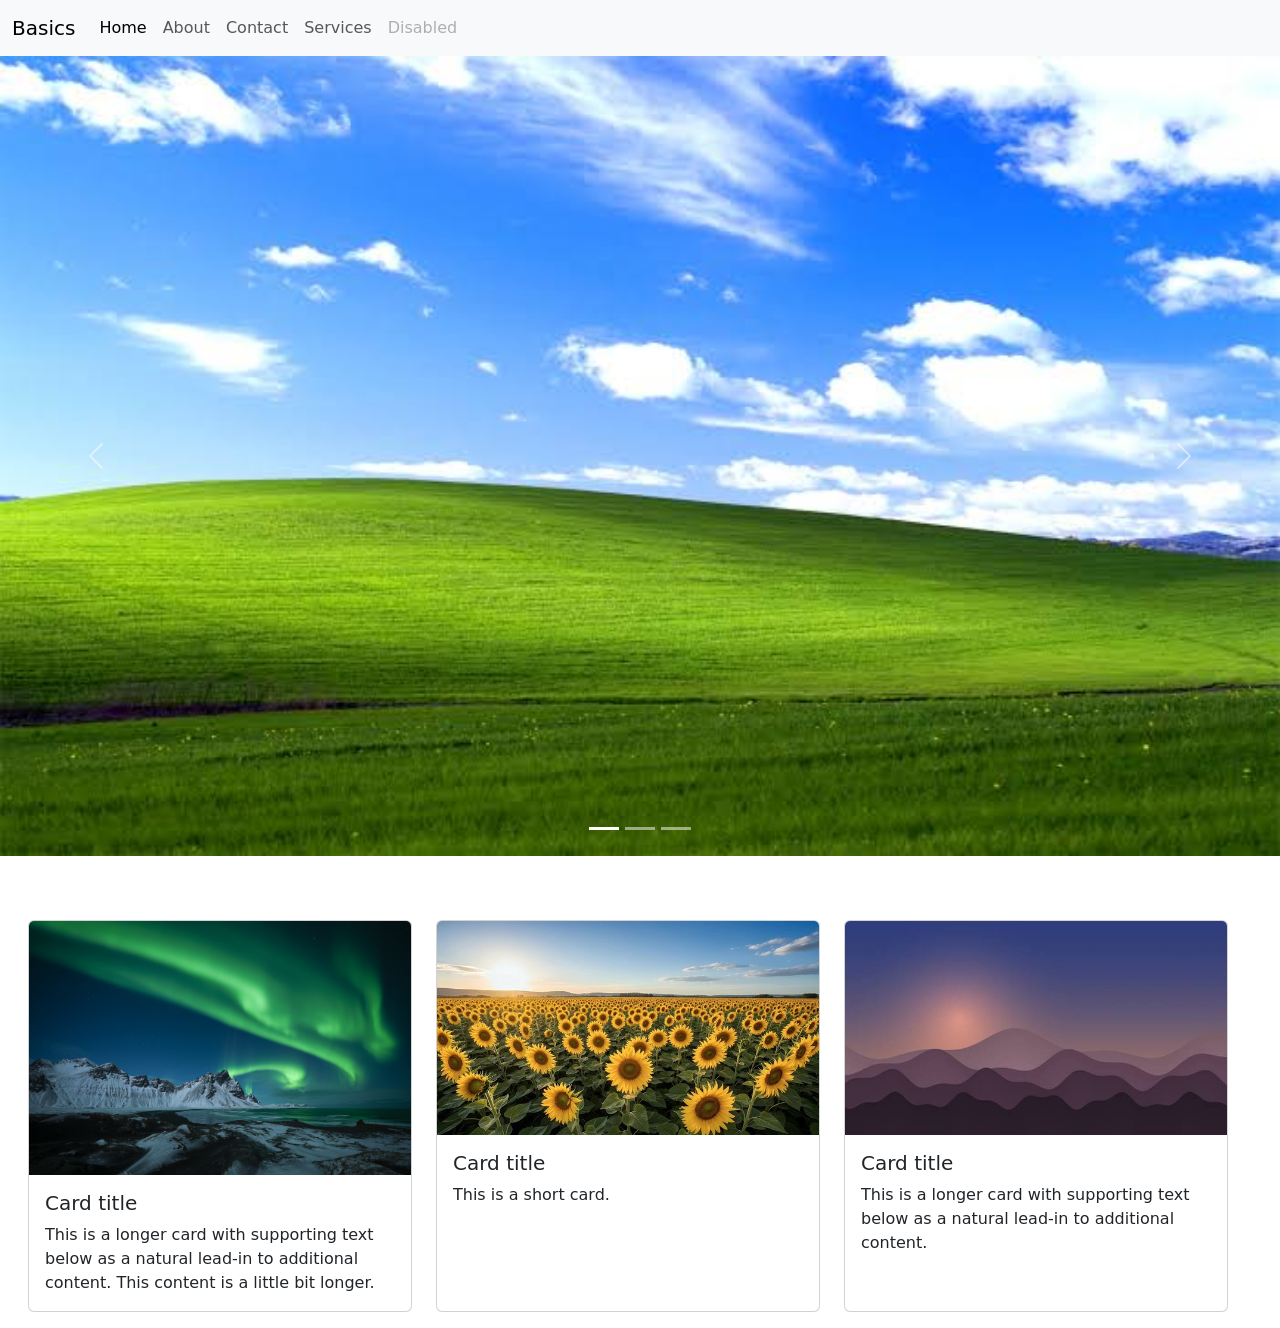
<file: index.html>
<!doctype html>
<html lang="en">
  <head>
    <!-- Required meta tags -->
    <meta charset="utf-8">
    <meta name="viewport" content="width=device-width, initial-scale=1">

    <!-- Bootstrap CSS -->
    <link href="https://cdn.jsdelivr.net/npm/bootstrap@5.0.2/dist/css/bootstrap.min.css" rel="stylesheet" integrity="sha384-EVSTQN3/azprG1Anm3QDgpJLIm9Nao0Yz1ztcQTwFspd3yD65VohhpuuCOmLASjC" crossorigin="anonymous">

    <title>Bootstrap basics</title>
  </head>
  <body>
    <nav class="navbar navbar-expand-lg navbar-light bg-light">
  <div class="container-fluid">
    <a class="navbar-brand" href="index.html">Basics</a>
    <button class="navbar-toggler" type="button" data-bs-toggle="collapse" data-bs-target="#navbarNav" aria-controls="navbarNav" aria-expanded="false" aria-label="Toggle navigation">
      <span class="navbar-toggler-icon"></span>
    </button>
    <div class="collapse navbar-collapse" id="navbarNav">
      <ul class="navbar-nav">
        <li class="nav-item">
          <a class="nav-link active" aria-current="page" href="index.html">Home</a>
        </li>
        <li class="nav-item">
          <a class="nav-link" href="about.html">About</a>
        </li>
       
         <li class="nav-item">
          <a class="nav-link" href="contact.html">Contact</a>
        </li>
        <li class="nav-item">
          <a class="nav-link" href="services.html">Services</a>
        </li>
        <li class="nav-item">
          <a class="nav-link disabled" href="#" tabindex="-1" aria-disabled="true">Disabled</a>
        </li>
      </ul>
    </div>
  </div>
</nav>

<div id="carouselExampleIndicators" class="carousel slide" data-bs-ride="carousel"git >
  <div class="carousel-indicators">
    <button type="button" data-bs-target="#carouselExampleIndicators" data-bs-slide-to="0" class="active" aria-current="true" aria-label="Slide 1"></button>
    <button type="button" data-bs-target="#carouselExampleIndicators" data-bs-slide-to="1" aria-label="Slide 2"></button>
    <button type="button" data-bs-target="#carouselExampleIndicators" data-bs-slide-to="2" aria-label="Slide 3"></button>
  </div>
  <div class="carousel-inner">
    <div class="carousel-item active">
      <img src="img1.jpg" class="d-block w-100 h-70" alt="...">
    </div>
    <div class="carousel-item">
      <img src="img2.jpg" class="d-block w-100 h-70" alt="...">
    </div>
    <div class="carousel-item">
      <img src="img3.jpg" class="d-block w-100 h-70" alt="...">
    </div>
  </div>
  <button class="carousel-control-prev" type="button" data-bs-target="#carouselExampleIndicators" data-bs-slide="prev">
    <span class="carousel-control-prev-icon" aria-hidden="true"></span>
    <span class="visually-hidden">Previous</span>
  </button>
  <button class="carousel-control-next" type="button" data-bs-target="#carouselExampleIndicators" data-bs-slide="next">
    <span class="carousel-control-next-icon" aria-hidden="true"></span>
    <span class="visually-hidden">Next</span>
  </button>
</div>
<div class="row m-3">
<div class="row row-cols-1 row-cols-md-3 g-4">
  <div class="col">
    <div class="card h-100">
      <img src="card1.jpg" class="card-img-top" alt="...">
      <div class="card-body">
        <h5 class="card-title">Card title</h5>
        <p class="card-text">This is a longer card with supporting text below as a natural lead-in to additional content. This content is a little bit longer.</p>
      </div>
    </div>
  </div>
  <div class="col">
    <div class="card h-100">
      <img src="card2.jpg" class="card-img-top" alt="...">
      <div class="card-body">
        <h5 class="card-title">Card title</h5>
        <p class="card-text">This is a short card.</p>
      </div>
    </div>
  </div>
  <div class="col">
    <div class="card h-100">
      <img src="card3.jpg" class="card-img-top" alt="...">
      <div class="card-body">
        <h5 class="card-title">Card title</h5>
        <p class="card-text">This is a longer card with supporting text below as a natural lead-in to additional content.</p>
      </div>
    </div>
  </div>
  
</div>
</div>



    <!-- Optional JavaScript; choose one of the two! -->

    <!-- Option 1: Bootstrap Bundle with Popper -->
    <script src="https://cdn.jsdelivr.net/npm/bootstrap@5.0.2/dist/js/bootstrap.bundle.min.js" integrity="sha384-MrcW6ZMFYlzcLA8Nl+NtUVF0sA7MsXsP1UyJoMp4YLEuNSfAP+JcXn/tWtIaxVXM" crossorigin="anonymous"></script>

    <!-- Option 2: Separate Popper and Bootstrap JS -->
    <!--
    <script src="https://cdn.jsdelivr.net/npm/@popperjs/core@2.9.2/dist/umd/popper.min.js" integrity="sha384-IQsoLXl5PILFhosVNubq5LC7Qb9DXgDA9i+tQ8Zj3iwWAwPtgFTxbJ8NT4GN1R8p" crossorigin="anonymous"></script>
    <script src="https://cdn.jsdelivr.net/npm/bootstrap@5.0.2/dist/js/bootstrap.min.js" integrity="sha384-cVKIPhGWiC2Al4u+LWgxfKTRIcfu0JTxR+EQDz/bgldoEyl4H0zUF0QKbrJ0EcQF" crossorigin="anonymous"></script>
    -->
  </body>
</html>
</file>
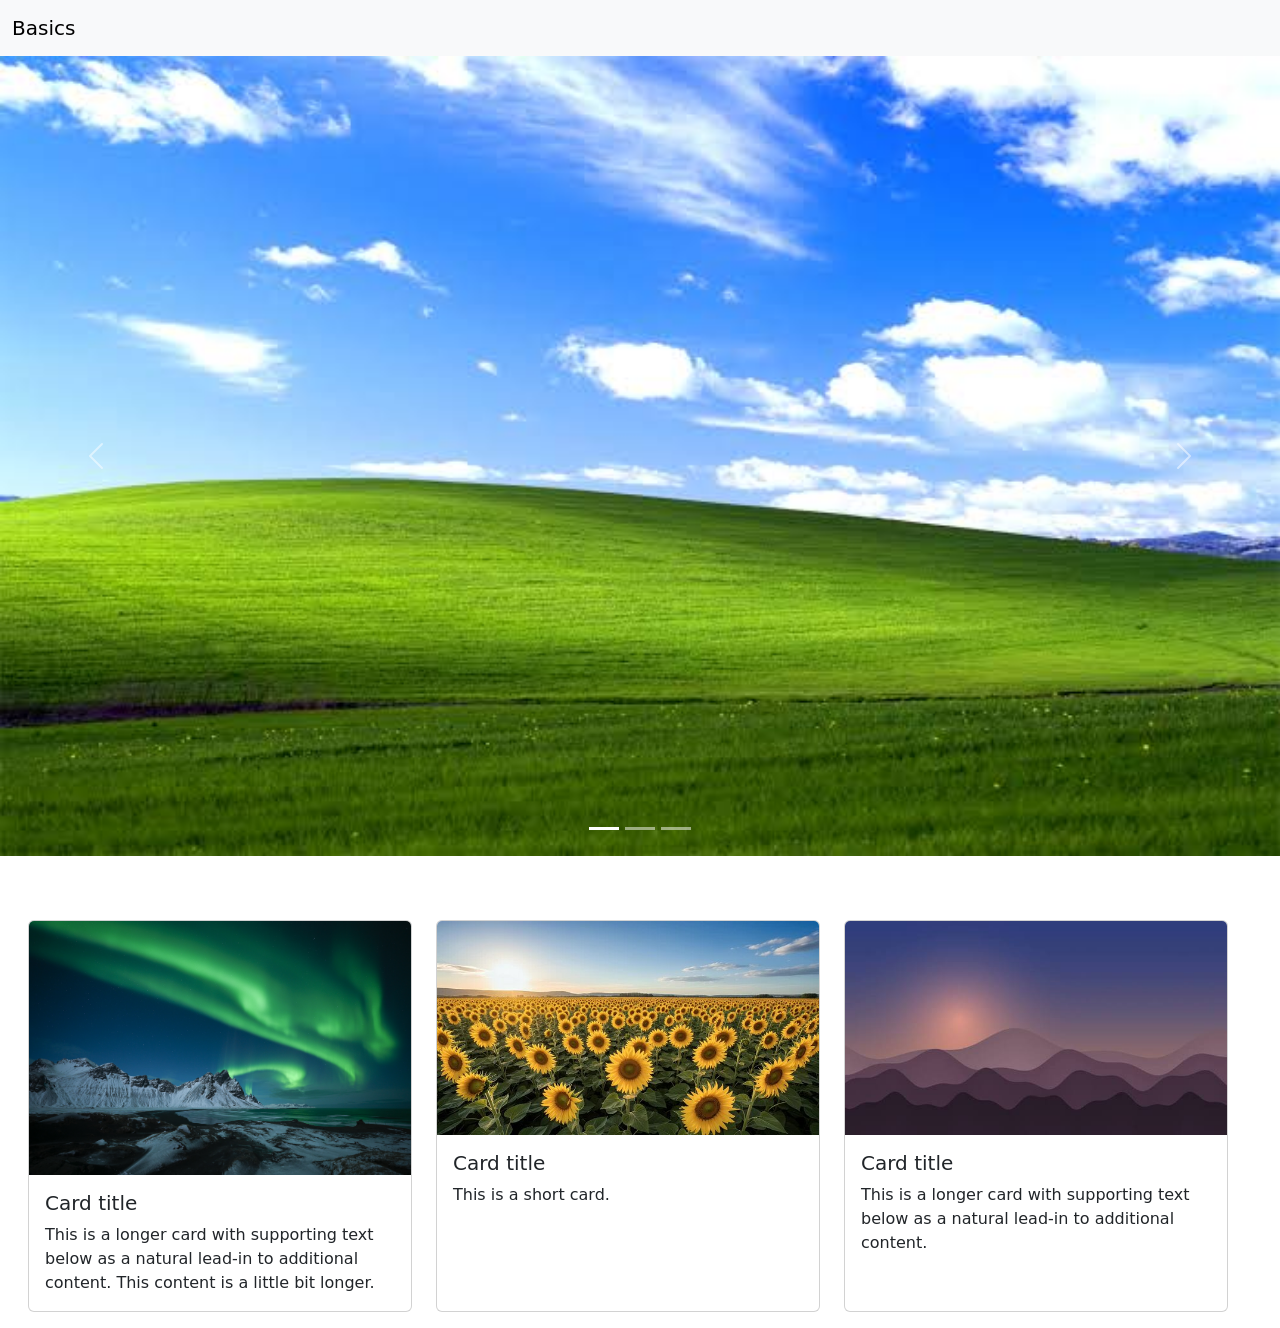
<file: about.html>
<!doctype html>
<html lang="en">
  <head>
    <!-- Required meta tags -->
    <meta charset="utf-8">
    <meta name="viewport" content="width=device-width, initial-scale=1">

    <!-- Bootstrap CSS -->
    <link href="https://cdn.jsdelivr.net/npm/bootstrap@5.0.2/dist/css/bootstrap.min.css" rel="stylesheet" integrity="sha384-EVSTQN3/azprG1Anm3QDgpJLIm9Nao0Yz1ztcQTwFspd3yD65VohhpuuCOmLASjC" crossorigin="anonymous">

    <title>About</title>
  </head>
  <body>
    <nav class="navbar navbar-expand-lg navbar-light bg-light">
  <div class="container-fluid">
    <a class="navbar-brand" href="#">Basics</a>
    <button class="navbar-toggler" type="button" data-bs-toggle="collapse" data-bs-target="#navbarNav" aria-controls="navbarNav" aria-expanded="false" aria-label="Toggle navigation">
      <span class="navbar-toggler-icon"></span>
    </button>
    <div class="collapse navbar-collapse" id="navbarNav">
      <ul class="navbar-nav">
       
      </ul>
    </div>
  </div>
</nav>

<div id="carouselExampleIndicators" class="carousel slide" data-bs-ride="carousel"git >
  <div class="carousel-indicators">
    <button type="button" data-bs-target="#carouselExampleIndicators" data-bs-slide-to="0" class="active" aria-current="true" aria-label="Slide 1"></button>
    <button type="button" data-bs-target="#carouselExampleIndicators" data-bs-slide-to="1" aria-label="Slide 2"></button>
    <button type="button" data-bs-target="#carouselExampleIndicators" data-bs-slide-to="2" aria-label="Slide 3"></button>
  </div>
  <div class="carousel-inner">
    <div class="carousel-item active">
      <img src="img1.jpg" class="d-block w-100 h-70" alt="...">
    </div>
    <div class="carousel-item">
      <img src="img2.jpg" class="d-block w-100 h-70" alt="...">
    </div>
    <div class="carousel-item">
      <img src="img3.jpg" class="d-block w-100 h-70" alt="...">
    </div>
  </div>
  <button class="carousel-control-prev" type="button" data-bs-target="#carouselExampleIndicators" data-bs-slide="prev">
    <span class="carousel-control-prev-icon" aria-hidden="true"></span>
    <span class="visually-hidden">Previous</span>
  </button>
  <button class="carousel-control-next" type="button" data-bs-target="#carouselExampleIndicators" data-bs-slide="next">
    <span class="carousel-control-next-icon" aria-hidden="true"></span>
    <span class="visually-hidden">Next</span>
  </button>
</div>
<div class="row m-3">
<div class="row row-cols-1 row-cols-md-3 g-4">
  <div class="col">
    <div class="card h-100">
      <img src="card1.jpg" class="card-img-top" alt="...">
      <div class="card-body">
        <h5 class="card-title">Card title</h5>
        <p class="card-text">This is a longer card with supporting text below as a natural lead-in to additional content. This content is a little bit longer.</p>
      </div>
    </div>
  </div>
  <div class="col">
    <div class="card h-100">
      <img src="card2.jpg" class="card-img-top" alt="...">
      <div class="card-body">
        <h5 class="card-title">Card title</h5>
        <p class="card-text">This is a short card.</p>
      </div>
    </div>
  </div>
  <div class="col">
    <div class="card h-100">
      <img src="card3.jpg" class="card-img-top" alt="...">
      <div class="card-body">
        <h5 class="card-title">Card title</h5>
        <p class="card-text">This is a longer card with supporting text below as a natural lead-in to additional content.</p>
      </div>
    </div>
  </div>
  
</div>
</div>



    <!-- Optional JavaScript; choose one of the two! -->

    <!-- Option 1: Bootstrap Bundle with Popper -->
    <script src="https://cdn.jsdelivr.net/npm/bootstrap@5.0.2/dist/js/bootstrap.bundle.min.js" integrity="sha384-MrcW6ZMFYlzcLA8Nl+NtUVF0sA7MsXsP1UyJoMp4YLEuNSfAP+JcXn/tWtIaxVXM" crossorigin="anonymous"></script>

    <!-- Option 2: Separate Popper and Bootstrap JS -->
    <!--
    <script src="https://cdn.jsdelivr.net/npm/@popperjs/core@2.9.2/dist/umd/popper.min.js" integrity="sha384-IQsoLXl5PILFhosVNubq5LC7Qb9DXgDA9i+tQ8Zj3iwWAwPtgFTxbJ8NT4GN1R8p" crossorigin="anonymous"></script>
    <script src="https://cdn.jsdelivr.net/npm/bootstrap@5.0.2/dist/js/bootstrap.min.js" integrity="sha384-cVKIPhGWiC2Al4u+LWgxfKTRIcfu0JTxR+EQDz/bgldoEyl4H0zUF0QKbrJ0EcQF" crossorigin="anonymous"></script>
    -->
  </body>
</html>
</file>
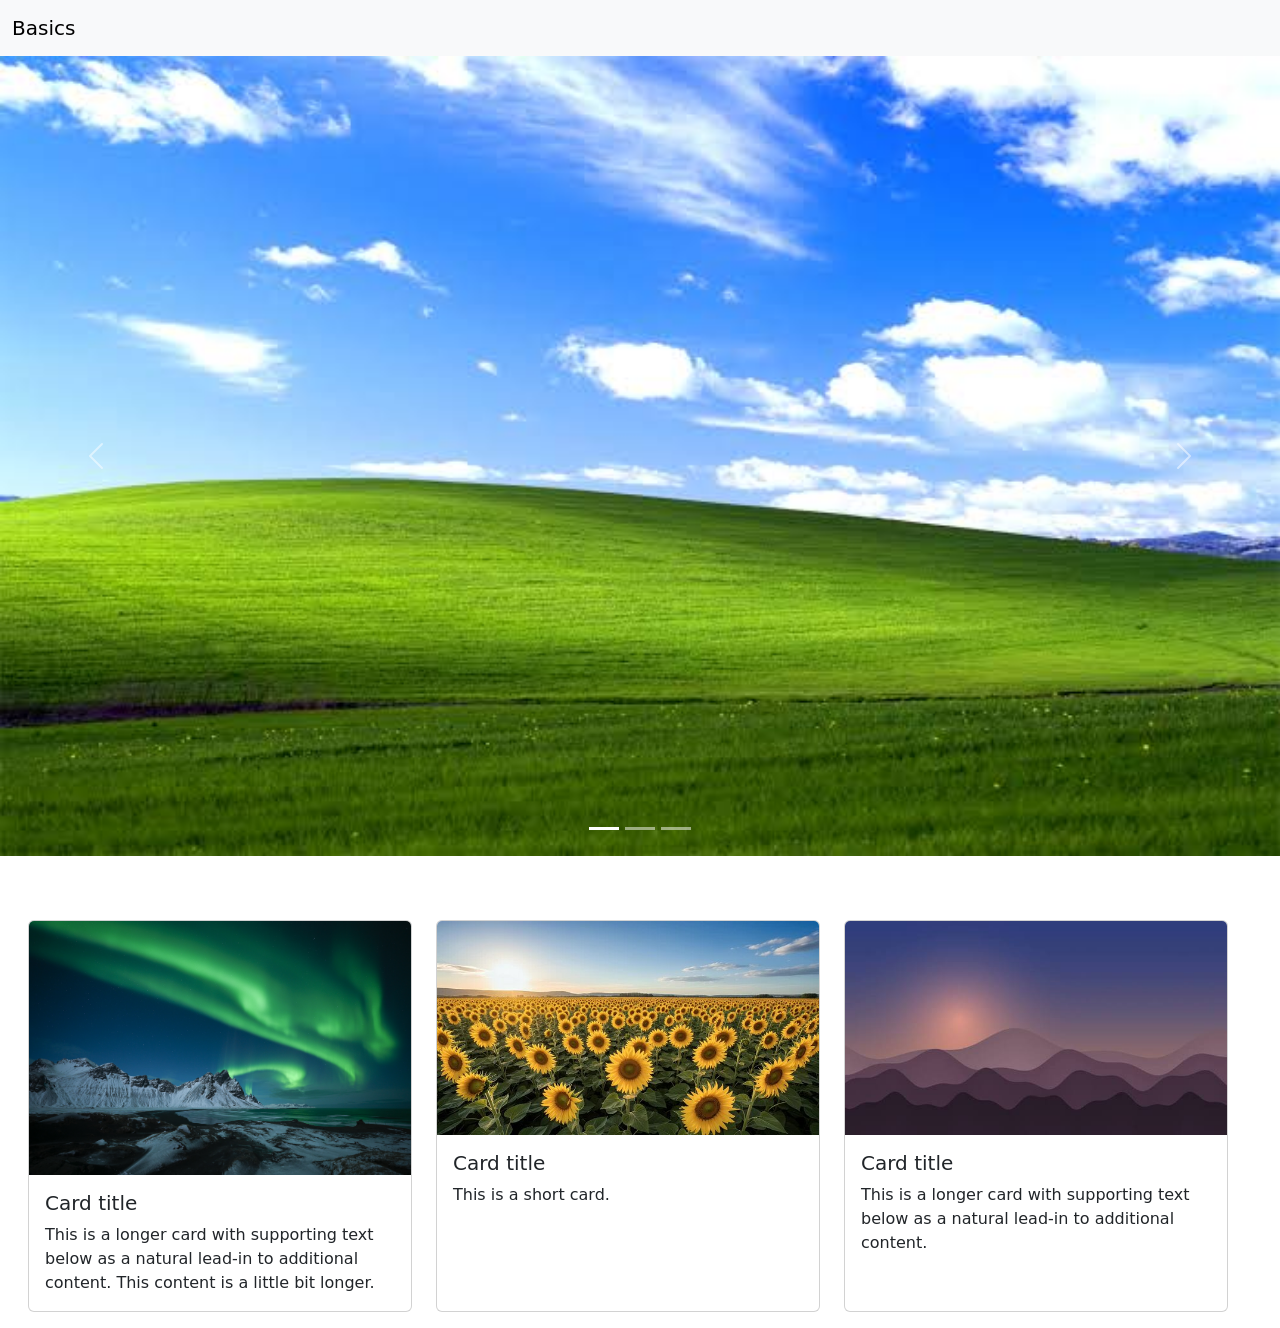
<file: contact.html>
<!doctype html>
<html lang="en">
  <head>
    <!-- Required meta tags -->
    <meta charset="utf-8">
    <meta name="viewport" content="width=device-width, initial-scale=1">

    <!-- Bootstrap CSS -->
    <link href="https://cdn.jsdelivr.net/npm/bootstrap@5.0.2/dist/css/bootstrap.min.css" rel="stylesheet" integrity="sha384-EVSTQN3/azprG1Anm3QDgpJLIm9Nao0Yz1ztcQTwFspd3yD65VohhpuuCOmLASjC" crossorigin="anonymous">

    <title>Contact</title>
  </head>
  <body>
    <nav class="navbar navbar-expand-lg navbar-light bg-light">
  <div class="container-fluid">
    <a class="navbar-brand" href="#">Basics</a>
    <button class="navbar-toggler" type="button" data-bs-toggle="collapse" data-bs-target="#navbarNav" aria-controls="navbarNav" aria-expanded="false" aria-label="Toggle navigation">
      <span class="navbar-toggler-icon"></span>
    </button>
    <div class="collapse navbar-collapse" id="navbarNav">
      <ul class="navbar-nav">
        
      </ul>
    </div>
  </div>
</nav>

<div id="carouselExampleIndicators" class="carousel slide" data-bs-ride="carousel"git >
  <div class="carousel-indicators">
    <button type="button" data-bs-target="#carouselExampleIndicators" data-bs-slide-to="0" class="active" aria-current="true" aria-label="Slide 1"></button>
    <button type="button" data-bs-target="#carouselExampleIndicators" data-bs-slide-to="1" aria-label="Slide 2"></button>
    <button type="button" data-bs-target="#carouselExampleIndicators" data-bs-slide-to="2" aria-label="Slide 3"></button>
  </div>
  <div class="carousel-inner">
    <div class="carousel-item active">
      <img src="img1.jpg" class="d-block w-100 h-70" alt="...">
    </div>
    <div class="carousel-item">
      <img src="img2.jpg" class="d-block w-100 h-70" alt="...">
    </div>
    <div class="carousel-item">
      <img src="img3.jpg" class="d-block w-100 h-70" alt="...">
    </div>
  </div>
  <button class="carousel-control-prev" type="button" data-bs-target="#carouselExampleIndicators" data-bs-slide="prev">
    <span class="carousel-control-prev-icon" aria-hidden="true"></span>
    <span class="visually-hidden">Previous</span>
  </button>
  <button class="carousel-control-next" type="button" data-bs-target="#carouselExampleIndicators" data-bs-slide="next">
    <span class="carousel-control-next-icon" aria-hidden="true"></span>
    <span class="visually-hidden">Next</span>
  </button>
</div>
<div class="row m-3">
<div class="row row-cols-1 row-cols-md-3 g-4">
  <div class="col">
    <div class="card h-100">
      <img src="card1.jpg" class="card-img-top" alt="...">
      <div class="card-body">
        <h5 class="card-title">Card title</h5>
        <p class="card-text">This is a longer card with supporting text below as a natural lead-in to additional content. This content is a little bit longer.</p>
      </div>
    </div>
  </div>
  <div class="col">
    <div class="card h-100">
      <img src="card2.jpg" class="card-img-top" alt="...">
      <div class="card-body">
        <h5 class="card-title">Card title</h5>
        <p class="card-text">This is a short card.</p>
      </div>
    </div>
  </div>
  <div class="col">
    <div class="card h-100">
      <img src="card3.jpg" class="card-img-top" alt="...">
      <div class="card-body">
        <h5 class="card-title">Card title</h5>
        <p class="card-text">This is a longer card with supporting text below as a natural lead-in to additional content.</p>
      </div>
    </div>
  </div>
  
</div>
</div>



    <!-- Optional JavaScript; choose one of the two! -->

    <!-- Option 1: Bootstrap Bundle with Popper -->
    <script src="https://cdn.jsdelivr.net/npm/bootstrap@5.0.2/dist/js/bootstrap.bundle.min.js" integrity="sha384-MrcW6ZMFYlzcLA8Nl+NtUVF0sA7MsXsP1UyJoMp4YLEuNSfAP+JcXn/tWtIaxVXM" crossorigin="anonymous"></script>

    <!-- Option 2: Separate Popper and Bootstrap JS -->
    <!--
    <script src="https://cdn.jsdelivr.net/npm/@popperjs/core@2.9.2/dist/umd/popper.min.js" integrity="sha384-IQsoLXl5PILFhosVNubq5LC7Qb9DXgDA9i+tQ8Zj3iwWAwPtgFTxbJ8NT4GN1R8p" crossorigin="anonymous"></script>
    <script src="https://cdn.jsdelivr.net/npm/bootstrap@5.0.2/dist/js/bootstrap.min.js" integrity="sha384-cVKIPhGWiC2Al4u+LWgxfKTRIcfu0JTxR+EQDz/bgldoEyl4H0zUF0QKbrJ0EcQF" crossorigin="anonymous"></script>
    -->
  </body>
</html>
</file>
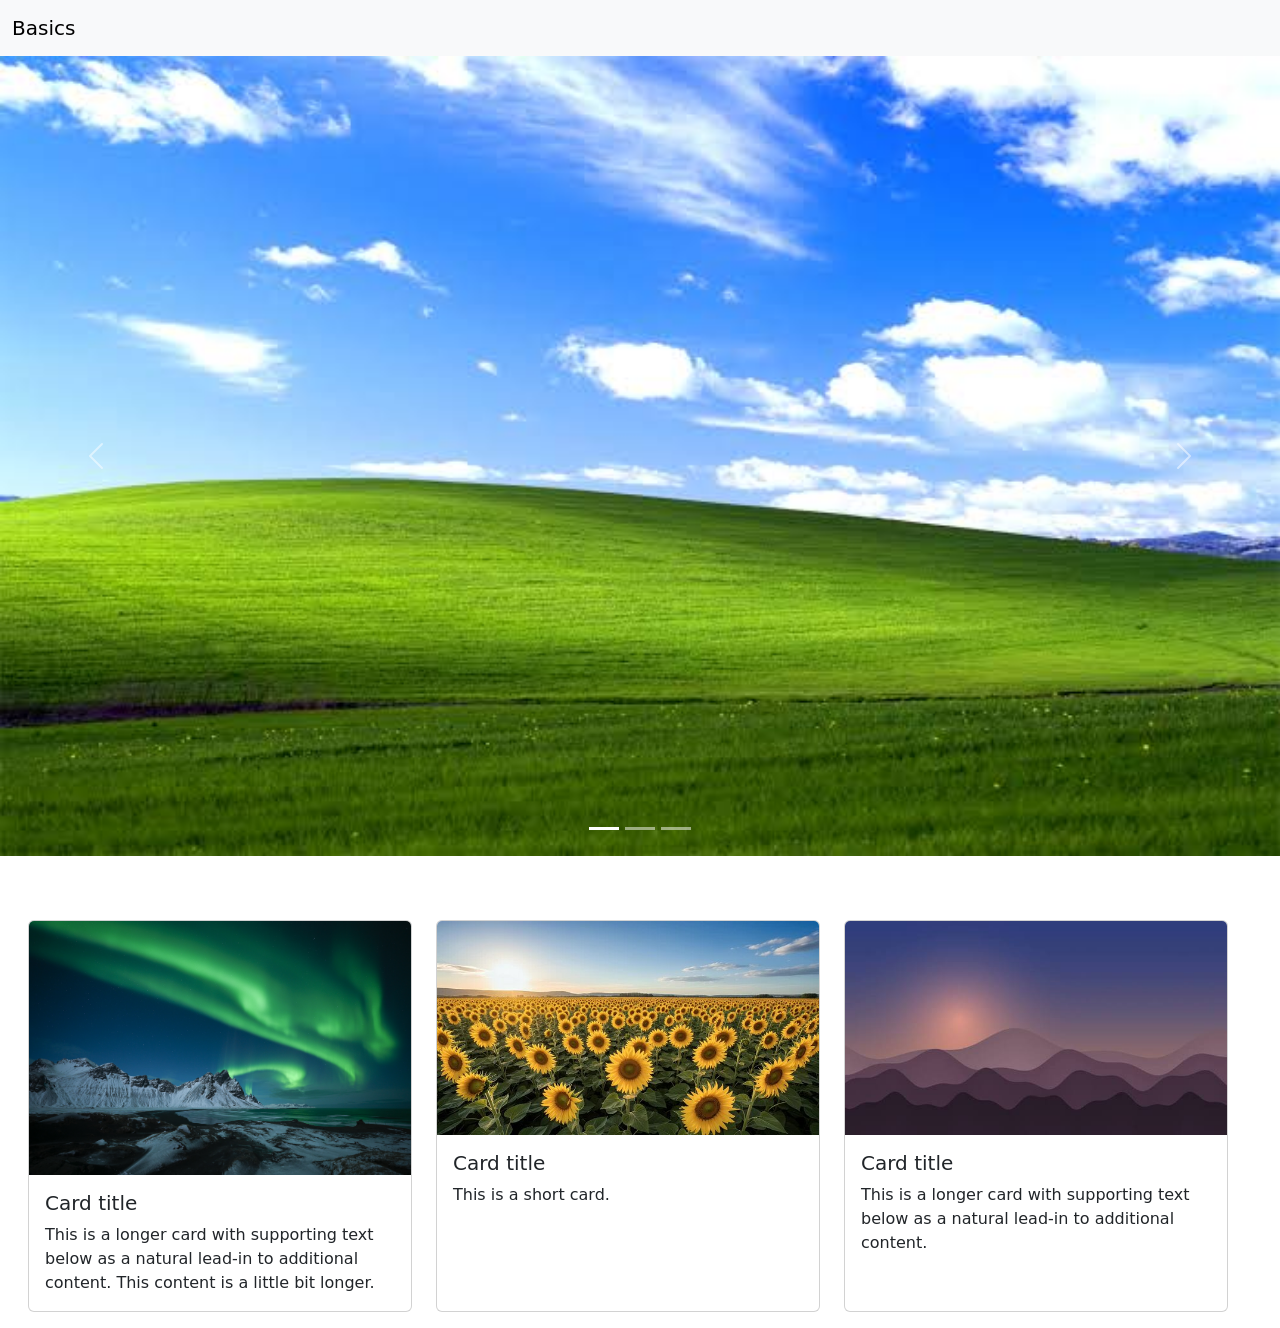
<file: services.html>
<!doctype html>
<html lang="en">
  <head>
    <!-- Required meta tags -->
    <meta charset="utf-8">
    <meta name="viewport" content="width=device-width, initial-scale=1">

    <!-- Bootstrap CSS -->
    <link href="https://cdn.jsdelivr.net/npm/bootstrap@5.0.2/dist/css/bootstrap.min.css" rel="stylesheet" integrity="sha384-EVSTQN3/azprG1Anm3QDgpJLIm9Nao0Yz1ztcQTwFspd3yD65VohhpuuCOmLASjC" crossorigin="anonymous">

    <title>Services</title>
  </head>
  <body>
    <nav class="navbar navbar-expand-lg navbar-light bg-light">
  <div class="container-fluid">
    <a class="navbar-brand" href="#">Basics</a>
    <button class="navbar-toggler" type="button" data-bs-toggle="collapse" data-bs-target="#navbarNav" aria-controls="navbarNav" aria-expanded="false" aria-label="Toggle navigation">
      <span class="navbar-toggler-icon"></span>
    </button>
    <div class="collapse navbar-collapse" id="navbarNav">
      <ul class="navbar-nav">
        
      </ul>
    </div>
  </div>
</nav>

<div id="carouselExampleIndicators" class="carousel slide" data-bs-ride="carousel"git >
  <div class="carousel-indicators">
    <button type="button" data-bs-target="#carouselExampleIndicators" data-bs-slide-to="0" class="active" aria-current="true" aria-label="Slide 1"></button>
    <button type="button" data-bs-target="#carouselExampleIndicators" data-bs-slide-to="1" aria-label="Slide 2"></button>
    <button type="button" data-bs-target="#carouselExampleIndicators" data-bs-slide-to="2" aria-label="Slide 3"></button>
  </div>
  <div class="carousel-inner">
    <div class="carousel-item active">
      <img src="img1.jpg" class="d-block w-100 h-70" alt="...">
    </div>
    <div class="carousel-item">
      <img src="img2.jpg" class="d-block w-100 h-70" alt="...">
    </div>
    <div class="carousel-item">
      <img src="img3.jpg" class="d-block w-100 h-70" alt="...">
    </div>
  </div>
  <button class="carousel-control-prev" type="button" data-bs-target="#carouselExampleIndicators" data-bs-slide="prev">
    <span class="carousel-control-prev-icon" aria-hidden="true"></span>
    <span class="visually-hidden">Previous</span>
  </button>
  <button class="carousel-control-next" type="button" data-bs-target="#carouselExampleIndicators" data-bs-slide="next">
    <span class="carousel-control-next-icon" aria-hidden="true"></span>
    <span class="visually-hidden">Next</span>
  </button>
</div>
<div class="row m-3">
<div class="row row-cols-1 row-cols-md-3 g-4">
  <div class="col">
    <div class="card h-100">
      <img src="card1.jpg" class="card-img-top" alt="...">
      <div class="card-body">
        <h5 class="card-title">Card title</h5>
        <p class="card-text">This is a longer card with supporting text below as a natural lead-in to additional content. This content is a little bit longer.</p>
      </div>
    </div>
  </div>
  <div class="col">
    <div class="card h-100">
      <img src="card2.jpg" class="card-img-top" alt="...">
      <div class="card-body">
        <h5 class="card-title">Card title</h5>
        <p class="card-text">This is a short card.</p>
      </div>
    </div>
  </div>
  <div class="col">
    <div class="card h-100">
      <img src="card3.jpg" class="card-img-top" alt="...">
      <div class="card-body">
        <h5 class="card-title">Card title</h5>
        <p class="card-text">This is a longer card with supporting text below as a natural lead-in to additional content.</p>
      </div>
    </div>
  </div>
  
</div>
</div>



    <!-- Optional JavaScript; choose one of the two! -->

    <!-- Option 1: Bootstrap Bundle with Popper -->
    <script src="https://cdn.jsdelivr.net/npm/bootstrap@5.0.2/dist/js/bootstrap.bundle.min.js" integrity="sha384-MrcW6ZMFYlzcLA8Nl+NtUVF0sA7MsXsP1UyJoMp4YLEuNSfAP+JcXn/tWtIaxVXM" crossorigin="anonymous"></script>

    <!-- Option 2: Separate Popper and Bootstrap JS -->
    <!--
    <script src="https://cdn.jsdelivr.net/npm/@popperjs/core@2.9.2/dist/umd/popper.min.js" integrity="sha384-IQsoLXl5PILFhosVNubq5LC7Qb9DXgDA9i+tQ8Zj3iwWAwPtgFTxbJ8NT4GN1R8p" crossorigin="anonymous"></script>
    <script src="https://cdn.jsdelivr.net/npm/bootstrap@5.0.2/dist/js/bootstrap.min.js" integrity="sha384-cVKIPhGWiC2Al4u+LWgxfKTRIcfu0JTxR+EQDz/bgldoEyl4H0zUF0QKbrJ0EcQF" crossorigin="anonymous"></script>
    -->
  </body>
</html>
</file>
